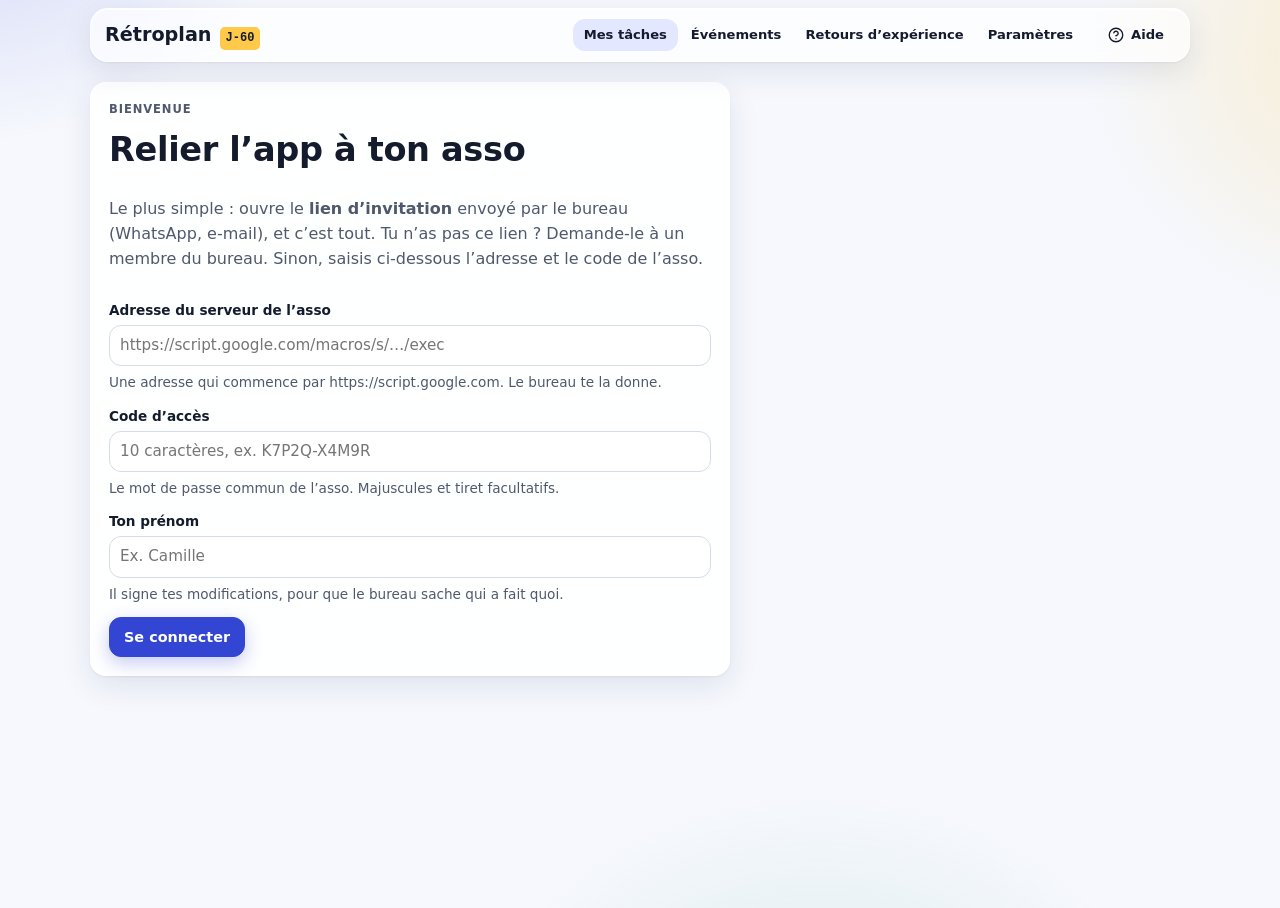
<file: index.html>
<!doctype html>
<html lang="fr">
<head>
<meta charset="utf-8">
<meta http-equiv="Content-Security-Policy" content="default-src 'self'; script-src 'self'; style-src 'self' 'unsafe-inline'; img-src 'self' data: blob:; font-src 'self'; connect-src 'self' https://script.google.com https://script.googleusercontent.com; manifest-src 'self'; worker-src 'self'; object-src 'none'; frame-src 'none'; base-uri 'none'; form-action 'none'">
<meta name="referrer" content="no-referrer">
<meta name="viewport" content="width=device-width,initial-scale=1,viewport-fit=cover">
<title>Mes tâches · Rétroplan Asso</title>
<meta name="description" content="Mes tâches de l’asso">
<meta name="theme-color" content="#3346D3">
<link rel="manifest" href="manifest.webmanifest">
<link rel="icon" type="image/png" href="icons/icon-192.png">
<link rel="apple-touch-icon" href="icons/apple-touch-icon.png">
<meta name="apple-mobile-web-app-capable" content="yes">
<meta name="mobile-web-app-capable" content="yes">
<meta name="apple-mobile-web-app-status-bar-style" content="default">
<meta name="apple-mobile-web-app-title" content="Rétroplan">
<link rel="stylesheet" href="css/app.css">
</head>
<body data-page="mine">
<div class="wrap">
  <header class="appbar">
    <a class="brand" href="index.html" aria-label="Rétroplan, mes tâches">Rétroplan <span class="mono">J-60</span></a>
    <span class="sp"></span>
    <nav class="topnav" aria-label="Pages">
      <a class="btn ghost sm" href="index.html" data-to="mes-taches" aria-current="page">Mes tâches</a>
      <a class="btn ghost sm" href="evenements.html" data-to="evenements">Événements</a>
      <a class="btn ghost sm" href="retours.html" data-to="retours">Retours d’expérience</a>
      <a class="btn ghost sm" href="parametres.html" data-to="parametres">Paramètres</a>
    </nav>
  </header>
  <div id="status" role="status" aria-live="polite" hidden></div>
  <main id="app"><div class="card loading"><span class="spinner" aria-hidden="true"></span><span>Chargement…</span></div></main>
</div>
<!-- Barre de pages fixe en bas, sur téléphone -->
<nav class="tabbar" aria-label="Pages">
  <a href="index.html" data-to="mes-taches" aria-current="page"><svg viewBox="0 0 24 24" aria-hidden="true"><rect x="3.5" y="3.5" width="17" height="17" rx="4"/><path d="M8 12.5l3 3 5.5-6"/></svg>Mes tâches</a>
  <a href="evenements.html" data-to="evenements"><svg viewBox="0 0 24 24" aria-hidden="true"><rect x="3.5" y="5" width="17" height="15.5" rx="2.5"/><path d="M3.5 10h17M8 3v4M16 3v4"/></svg>Événements</a>
  <a href="retours.html" data-to="retours"><svg viewBox="0 0 24 24" aria-hidden="true"><path d="M5.5 21V4h11l-2 4 2 4h-11"/></svg>Retours</a>
  <a href="parametres.html" data-to="parametres"><svg viewBox="0 0 24 24" aria-hidden="true"><path d="M4 7h9M17 7h3M4 17h3M11 17h9"/><circle cx="15" cy="7" r="2"/><circle cx="9" cy="17" r="2"/></svg>Paramètres</a>
</nav>
<div id="modal-root"></div>
<div id="toast" class="toast" hidden></div>
<script src="js/core.js"></script>
<script src="js/store.js"></script>
<script src="js/ui.js"></script>
<script src="js/page-mine.js"></script>
<script src="js/boot.js"></script>
</body>
</html>
</file>
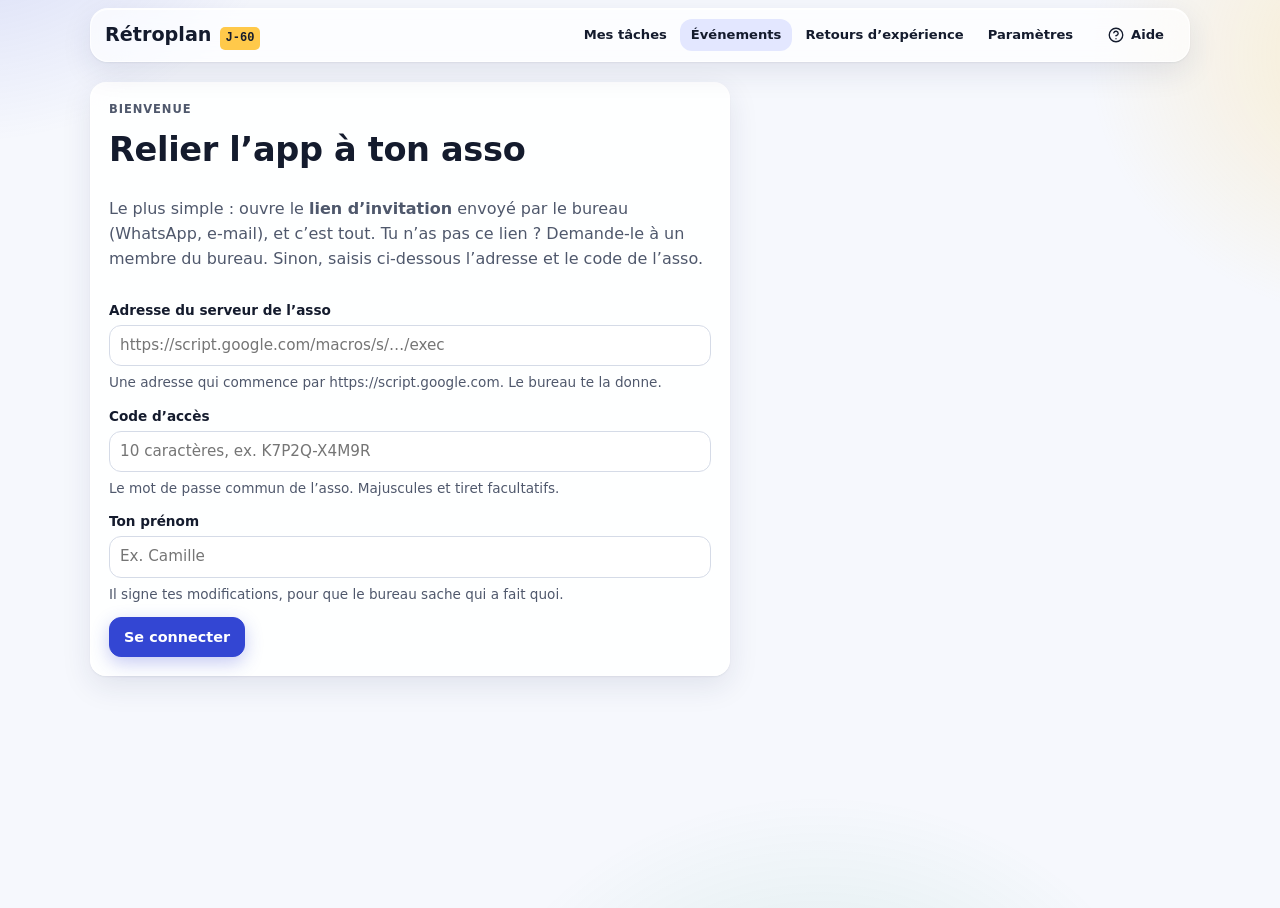
<file: evenement.html>
<!doctype html>
<html lang="fr">
<head>
<meta charset="utf-8">
<meta http-equiv="Content-Security-Policy" content="default-src 'self'; script-src 'self'; style-src 'self' 'unsafe-inline'; img-src 'self' data: blob:; font-src 'self'; connect-src 'self' https://script.google.com https://script.googleusercontent.com; manifest-src 'self'; worker-src 'self'; object-src 'none'; frame-src 'none'; base-uri 'none'; form-action 'none'">
<meta name="referrer" content="no-referrer">
<meta name="viewport" content="width=device-width,initial-scale=1,viewport-fit=cover">
<title>Événement · Rétroplan Asso</title>
<meta name="description" content="Rétroplanning d’un événement">
<meta name="theme-color" content="#3346D3">
<link rel="manifest" href="manifest.webmanifest">
<link rel="icon" type="image/png" href="icons/icon-192.png">
<link rel="apple-touch-icon" href="icons/apple-touch-icon.png">
<meta name="apple-mobile-web-app-capable" content="yes">
<meta name="mobile-web-app-capable" content="yes">
<meta name="apple-mobile-web-app-status-bar-style" content="default">
<meta name="apple-mobile-web-app-title" content="Rétroplan">
<link rel="stylesheet" href="css/app.css">
</head>
<body data-page="event">
<div class="wrap">
  <header class="appbar">
    <a class="brand" href="index.html" aria-label="Rétroplan, mes tâches">Rétroplan <span class="mono">J-60</span></a>
    <span class="sp"></span>
    <nav class="topnav" aria-label="Pages">
      <a class="btn ghost sm" href="index.html" data-to="mes-taches">Mes tâches</a>
      <a class="btn ghost sm" href="evenements.html" data-to="evenements" aria-current="page">Événements</a>
      <a class="btn ghost sm" href="retours.html" data-to="retours">Retours d’expérience</a>
      <a class="btn ghost sm" href="parametres.html" data-to="parametres">Paramètres</a>
    </nav>
  </header>
  <div id="status" role="status" aria-live="polite" hidden></div>
  <main id="app"><div class="card loading"><span class="spinner" aria-hidden="true"></span><span>Chargement…</span></div></main>
</div>
<!-- Barre de pages fixe en bas, sur téléphone -->
<nav class="tabbar" aria-label="Pages">
  <a href="index.html" data-to="mes-taches"><svg viewBox="0 0 24 24" aria-hidden="true"><rect x="3.5" y="3.5" width="17" height="17" rx="4"/><path d="M8 12.5l3 3 5.5-6"/></svg>Mes tâches</a>
  <a href="evenements.html" data-to="evenements" aria-current="page"><svg viewBox="0 0 24 24" aria-hidden="true"><rect x="3.5" y="5" width="17" height="15.5" rx="2.5"/><path d="M3.5 10h17M8 3v4M16 3v4"/></svg>Événements</a>
  <a href="retours.html" data-to="retours"><svg viewBox="0 0 24 24" aria-hidden="true"><path d="M5.5 21V4h11l-2 4 2 4h-11"/></svg>Retours</a>
  <a href="parametres.html" data-to="parametres"><svg viewBox="0 0 24 24" aria-hidden="true"><path d="M4 7h9M17 7h3M4 17h3M11 17h9"/><circle cx="15" cy="7" r="2"/><circle cx="9" cy="17" r="2"/></svg>Paramètres</a>
</nav>
<div id="modal-root"></div>
<div id="toast" class="toast" hidden></div>
<script src="js/core.js"></script>
<script src="js/store.js"></script>
<script src="js/ui.js"></script>
<script src="js/page-event.js"></script>
<script src="js/boot.js"></script>
</body>
</html>
</file>
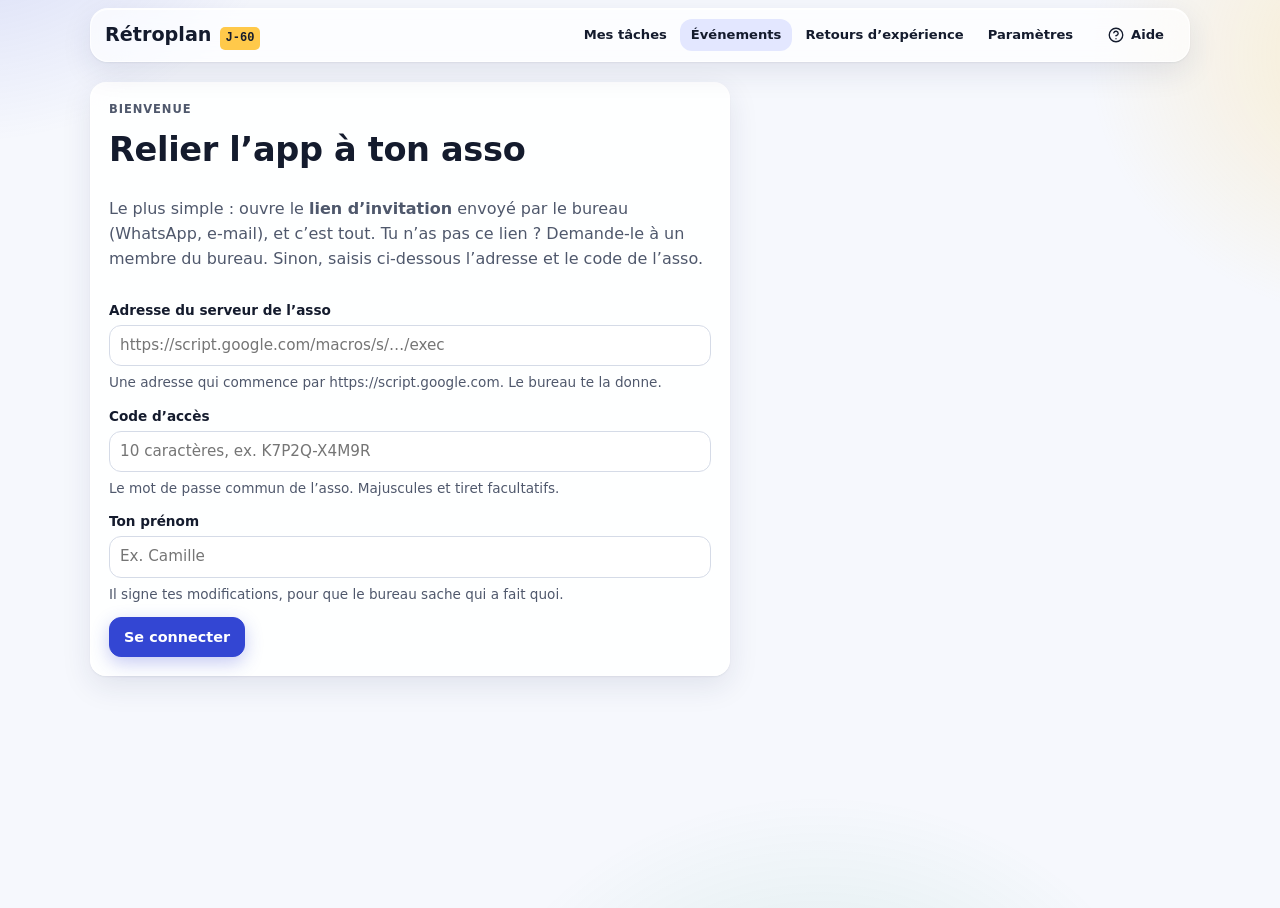
<file: evenements.html>
<!doctype html>
<html lang="fr">
<head>
<meta charset="utf-8">
<meta http-equiv="Content-Security-Policy" content="default-src 'self'; script-src 'self'; style-src 'self' 'unsafe-inline'; img-src 'self' data: blob:; font-src 'self'; connect-src 'self' https://script.google.com https://script.googleusercontent.com; manifest-src 'self'; worker-src 'self'; object-src 'none'; frame-src 'none'; base-uri 'none'; form-action 'none'">
<meta name="referrer" content="no-referrer">
<meta name="viewport" content="width=device-width,initial-scale=1,viewport-fit=cover">
<title>Événements · Rétroplan Asso</title>
<meta name="description" content="Les événements de l’asso et la charge des prochaines semaines">
<meta name="theme-color" content="#3346D3">
<link rel="manifest" href="manifest.webmanifest">
<link rel="icon" type="image/png" href="icons/icon-192.png">
<link rel="apple-touch-icon" href="icons/apple-touch-icon.png">
<meta name="apple-mobile-web-app-capable" content="yes">
<meta name="mobile-web-app-capable" content="yes">
<meta name="apple-mobile-web-app-status-bar-style" content="default">
<meta name="apple-mobile-web-app-title" content="Rétroplan">
<link rel="stylesheet" href="css/app.css">
</head>
<body data-page="home">
<div class="wrap">
  <header class="appbar">
    <a class="brand" href="index.html" aria-label="Rétroplan, mes tâches">Rétroplan <span class="mono">J-60</span></a>
    <span class="sp"></span>
    <nav class="topnav" aria-label="Pages">
      <a class="btn ghost sm" href="index.html" data-to="mes-taches">Mes tâches</a>
      <a class="btn ghost sm" href="evenements.html" data-to="evenements" aria-current="page">Événements</a>
      <a class="btn ghost sm" href="retours.html" data-to="retours">Retours d’expérience</a>
      <a class="btn ghost sm" href="parametres.html" data-to="parametres">Paramètres</a>
    </nav>
  </header>
  <div id="status" role="status" aria-live="polite" hidden></div>
  <main id="app"><div class="card loading"><span class="spinner" aria-hidden="true"></span><span>Chargement…</span></div></main>
</div>
<!-- Barre de pages fixe en bas, sur téléphone -->
<nav class="tabbar" aria-label="Pages">
  <a href="index.html" data-to="mes-taches"><svg viewBox="0 0 24 24" aria-hidden="true"><rect x="3.5" y="3.5" width="17" height="17" rx="4"/><path d="M8 12.5l3 3 5.5-6"/></svg>Mes tâches</a>
  <a href="evenements.html" data-to="evenements" aria-current="page"><svg viewBox="0 0 24 24" aria-hidden="true"><rect x="3.5" y="5" width="17" height="15.5" rx="2.5"/><path d="M3.5 10h17M8 3v4M16 3v4"/></svg>Événements</a>
  <a href="retours.html" data-to="retours"><svg viewBox="0 0 24 24" aria-hidden="true"><path d="M5.5 21V4h11l-2 4 2 4h-11"/></svg>Retours</a>
  <a href="parametres.html" data-to="parametres"><svg viewBox="0 0 24 24" aria-hidden="true"><path d="M4 7h9M17 7h3M4 17h3M11 17h9"/><circle cx="15" cy="7" r="2"/><circle cx="9" cy="17" r="2"/></svg>Paramètres</a>
</nav>
<div id="modal-root"></div>
<div id="toast" class="toast" hidden></div>
<script src="js/core.js"></script>
<script src="js/store.js"></script>
<script src="js/ui.js"></script>
<script src="js/page-events.js"></script>
<script src="js/boot.js"></script>
</body>
</html>
</file>
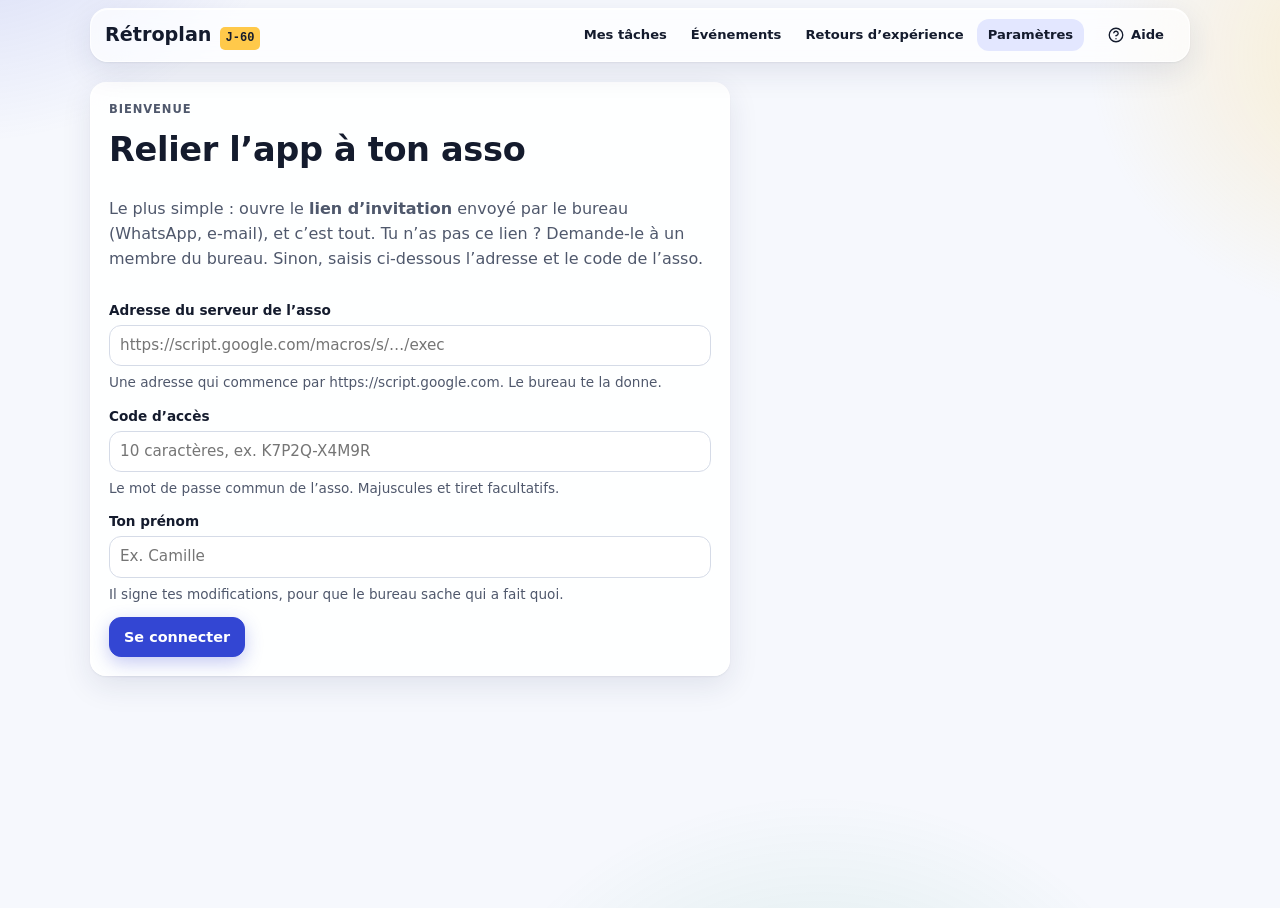
<file: parametres.html>
<!doctype html>
<html lang="fr">
<head>
<meta charset="utf-8">
<meta http-equiv="Content-Security-Policy" content="default-src 'self'; script-src 'self'; style-src 'self' 'unsafe-inline'; img-src 'self' data: blob:; font-src 'self'; connect-src 'self' https://script.google.com https://script.googleusercontent.com; manifest-src 'self'; worker-src 'self'; object-src 'none'; frame-src 'none'; base-uri 'none'; form-action 'none'">
<meta name="referrer" content="no-referrer">
<meta name="viewport" content="width=device-width,initial-scale=1,viewport-fit=cover">
<title>Paramètres · Rétroplan Asso</title>
<meta name="description" content="Invitations, installation, pôles, modèles et sauvegarde">
<meta name="theme-color" content="#3346D3">
<link rel="manifest" href="manifest.webmanifest">
<link rel="icon" type="image/png" href="icons/icon-192.png">
<link rel="apple-touch-icon" href="icons/apple-touch-icon.png">
<meta name="apple-mobile-web-app-capable" content="yes">
<meta name="mobile-web-app-capable" content="yes">
<meta name="apple-mobile-web-app-status-bar-style" content="default">
<meta name="apple-mobile-web-app-title" content="Rétroplan">
<link rel="stylesheet" href="css/app.css">
</head>
<body data-page="settings">
<div class="wrap">
  <header class="appbar">
    <a class="brand" href="index.html" aria-label="Rétroplan, mes tâches">Rétroplan <span class="mono">J-60</span></a>
    <span class="sp"></span>
    <nav class="topnav" aria-label="Pages">
      <a class="btn ghost sm" href="index.html" data-to="mes-taches">Mes tâches</a>
      <a class="btn ghost sm" href="evenements.html" data-to="evenements">Événements</a>
      <a class="btn ghost sm" href="retours.html" data-to="retours">Retours d’expérience</a>
      <a class="btn ghost sm" href="parametres.html" data-to="parametres" aria-current="page">Paramètres</a>
    </nav>
  </header>
  <div id="status" role="status" aria-live="polite" hidden></div>
  <main id="app"><div class="card loading"><span class="spinner" aria-hidden="true"></span><span>Chargement…</span></div></main>
</div>
<!-- Barre de pages fixe en bas, sur téléphone -->
<nav class="tabbar" aria-label="Pages">
  <a href="index.html" data-to="mes-taches"><svg viewBox="0 0 24 24" aria-hidden="true"><rect x="3.5" y="3.5" width="17" height="17" rx="4"/><path d="M8 12.5l3 3 5.5-6"/></svg>Mes tâches</a>
  <a href="evenements.html" data-to="evenements"><svg viewBox="0 0 24 24" aria-hidden="true"><rect x="3.5" y="5" width="17" height="15.5" rx="2.5"/><path d="M3.5 10h17M8 3v4M16 3v4"/></svg>Événements</a>
  <a href="retours.html" data-to="retours"><svg viewBox="0 0 24 24" aria-hidden="true"><path d="M5.5 21V4h11l-2 4 2 4h-11"/></svg>Retours</a>
  <a href="parametres.html" data-to="parametres" aria-current="page"><svg viewBox="0 0 24 24" aria-hidden="true"><path d="M4 7h9M17 7h3M4 17h3M11 17h9"/><circle cx="15" cy="7" r="2"/><circle cx="9" cy="17" r="2"/></svg>Paramètres</a>
</nav>
<div id="modal-root"></div>
<div id="toast" class="toast" hidden></div>
<script src="js/core.js"></script>
<script src="js/store.js"></script>
<script src="js/ui.js"></script>
<script src="js/page-settings.js"></script>
<script src="js/boot.js"></script>
</body>
</html>
</file>
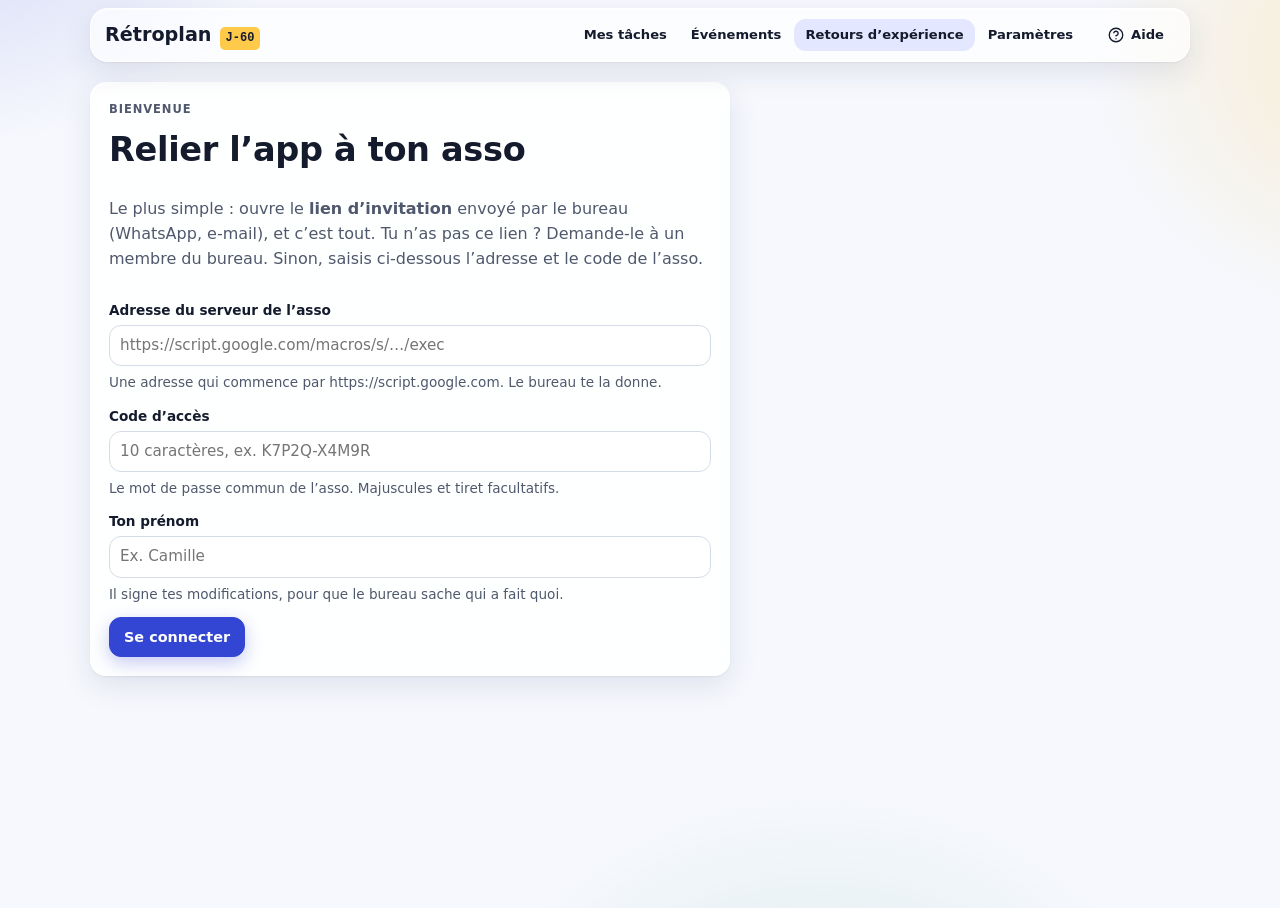
<file: retours.html>
<!doctype html>
<html lang="fr">
<head>
<meta charset="utf-8">
<meta http-equiv="Content-Security-Policy" content="default-src 'self'; script-src 'self'; style-src 'self' 'unsafe-inline'; img-src 'self' data: blob:; font-src 'self'; connect-src 'self' https://script.google.com https://script.googleusercontent.com; manifest-src 'self'; worker-src 'self'; object-src 'none'; frame-src 'none'; base-uri 'none'; form-action 'none'">
<meta name="referrer" content="no-referrer">
<meta name="viewport" content="width=device-width,initial-scale=1,viewport-fit=cover">
<title>Retours d’expérience · Rétroplan Asso</title>
<meta name="description" content="Les problèmes notés après chaque événement">
<meta name="theme-color" content="#3346D3">
<link rel="manifest" href="manifest.webmanifest">
<link rel="icon" type="image/png" href="icons/icon-192.png">
<link rel="apple-touch-icon" href="icons/apple-touch-icon.png">
<meta name="apple-mobile-web-app-capable" content="yes">
<meta name="mobile-web-app-capable" content="yes">
<meta name="apple-mobile-web-app-status-bar-style" content="default">
<meta name="apple-mobile-web-app-title" content="Rétroplan">
<link rel="stylesheet" href="css/app.css">
</head>
<body data-page="retex">
<div class="wrap">
  <header class="appbar">
    <a class="brand" href="index.html" aria-label="Rétroplan, mes tâches">Rétroplan <span class="mono">J-60</span></a>
    <span class="sp"></span>
    <nav class="topnav" aria-label="Pages">
      <a class="btn ghost sm" href="index.html" data-to="mes-taches">Mes tâches</a>
      <a class="btn ghost sm" href="evenements.html" data-to="evenements">Événements</a>
      <a class="btn ghost sm" href="retours.html" data-to="retours" aria-current="page">Retours d’expérience</a>
      <a class="btn ghost sm" href="parametres.html" data-to="parametres">Paramètres</a>
    </nav>
  </header>
  <div id="status" role="status" aria-live="polite" hidden></div>
  <main id="app"><div class="card loading"><span class="spinner" aria-hidden="true"></span><span>Chargement…</span></div></main>
</div>
<!-- Barre de pages fixe en bas, sur téléphone -->
<nav class="tabbar" aria-label="Pages">
  <a href="index.html" data-to="mes-taches"><svg viewBox="0 0 24 24" aria-hidden="true"><rect x="3.5" y="3.5" width="17" height="17" rx="4"/><path d="M8 12.5l3 3 5.5-6"/></svg>Mes tâches</a>
  <a href="evenements.html" data-to="evenements"><svg viewBox="0 0 24 24" aria-hidden="true"><rect x="3.5" y="5" width="17" height="15.5" rx="2.5"/><path d="M3.5 10h17M8 3v4M16 3v4"/></svg>Événements</a>
  <a href="retours.html" data-to="retours" aria-current="page"><svg viewBox="0 0 24 24" aria-hidden="true"><path d="M5.5 21V4h11l-2 4 2 4h-11"/></svg>Retours</a>
  <a href="parametres.html" data-to="parametres"><svg viewBox="0 0 24 24" aria-hidden="true"><path d="M4 7h9M17 7h3M4 17h3M11 17h9"/><circle cx="15" cy="7" r="2"/><circle cx="9" cy="17" r="2"/></svg>Paramètres</a>
</nav>
<div id="modal-root"></div>
<div id="toast" class="toast" hidden></div>
<script src="js/core.js"></script>
<script src="js/store.js"></script>
<script src="js/ui.js"></script>
<script src="js/page-retex.js"></script>
<script src="js/boot.js"></script>
</body>
</html>
</file>
<file: css/app.css>
/* Layout : barre d'app fixe, en-tête d'événement avec compte à rebours J-x, onglets, contenu en une colonne (2 sur grand écran). */
:root{
  --bg:#F6F8FD; --surface:#FFFFFF; --sunk:#EDF0F7; --ink:#141B2D; --muted:#4F586C; --line:#D5DBE7;
  --accent:#3346D3; --accent-soft:#E3E7FF; --on-accent:#FFFFFF; --mark:#FFC94A;
  --late:#B8232E; --late-soft:#FCE6E7; --doing:#8A4F00; --doing-soft:#FFF0D6; --done:#136A41; --done-soft:#DDF3E8;
  --f-display:"Avenir Next", "Segoe UI Variable Display", system-ui, -apple-system, "Segoe UI", sans-serif;
  --f-body:system-ui, -apple-system, "Segoe UI", Roboto, "Helvetica Neue", sans-serif;
  --f-mono:ui-monospace, "SF Mono", "Cascadia Mono", Menlo, monospace;
  --r:16px; --shadow:0 1px 2px rgba(20,27,45,.06), 0 10px 30px rgba(31,40,90,.10);
  /* Verre dépoli : surfaces translucides, bordure claire, reflet en haut */
  --glass:rgba(255,255,255,.66); --glass-strong:rgba(255,255,255,.9); --glass-border:rgba(255,255,255,.75);
  --glass-hi:inset 0 1px 0 rgba(255,255,255,.9); --blur:saturate(170%) blur(18px);
  /* Fond « aurore » : trois halos doux derrière le verre */
  --aura-1:rgba(51,70,211,.20); --aura-2:rgba(255,201,74,.26); --aura-3:rgba(30,148,104,.14);
}
@media (prefers-color-scheme: dark){:root:not([data-theme="light"]){
  --bg:#0B0F1A; --surface:#161B29; --sunk:#1E2435; --ink:#ECEFF6; --muted:#A3ACBF; --line:#2C3349;
  --accent:#8F9BFF; --accent-soft:#252C55; --on-accent:#0B0F1A; --mark:#F2B93B;
  --late:#FF7880; --late-soft:#3A1E24; --doing:#F3B055; --doing-soft:#3A2E17; --done:#5BD098; --done-soft:#17342A;
  --shadow:0 1px 2px rgba(0,0,0,.35), 0 12px 32px rgba(0,0,0,.35);
  --glass:rgba(24,30,46,.52); --glass-strong:rgba(22,27,41,.84); --glass-border:rgba(255,255,255,.09);
  --glass-hi:inset 0 1px 0 rgba(255,255,255,.06);
  --aura-1:rgba(110,124,255,.30); --aura-2:rgba(242,185,59,.16); --aura-3:rgba(46,180,130,.16); color-scheme:dark}}
:root[data-theme="dark"]{
  --bg:#0B0F1A; --surface:#161B29; --sunk:#1E2435; --ink:#ECEFF6; --muted:#A3ACBF; --line:#2C3349;
  --accent:#8F9BFF; --accent-soft:#252C55; --on-accent:#0B0F1A; --mark:#F2B93B;
  --late:#FF7880; --late-soft:#3A1E24; --doing:#F3B055; --doing-soft:#3A2E17; --done:#5BD098; --done-soft:#17342A;
  --shadow:0 1px 2px rgba(0,0,0,.35), 0 12px 32px rgba(0,0,0,.35);
  --glass:rgba(24,30,46,.52); --glass-strong:rgba(22,27,41,.84); --glass-border:rgba(255,255,255,.09);
  --glass-hi:inset 0 1px 0 rgba(255,255,255,.06);
  --aura-1:rgba(110,124,255,.30); --aura-2:rgba(242,185,59,.16); --aura-3:rgba(46,180,130,.16); color-scheme:dark}

*{box-sizing:border-box}
body{background:var(--bg);color:var(--ink);font-family:var(--f-body);font-size:16px;line-height:1.55;-webkit-font-smoothing:antialiased;
  padding-left:max(16px, env(safe-area-inset-left, 0px));padding-right:max(16px, env(safe-area-inset-right, 0px));padding-block:0 96px}
body::before{content:"";position:fixed;inset:0 0 auto;height:env(safe-area-inset-top, 0px);z-index:10;background:var(--bg)}
h1,h2,h3{font-family:var(--f-display);text-wrap:balance;margin:0;line-height:1.15}
h1{font-size:clamp(1.5rem,4.5vw,2.1rem);font-weight:800;letter-spacing:-.01em}
h2{font-size:1.15rem;font-weight:600}
h3{font-size:1rem;font-weight:600}
.wrap{max-width:1100px;margin:0 auto}
.mono{font-family:var(--f-mono);font-variant-numeric:tabular-nums}
.muted{color:var(--muted)}
.small{font-size:.85rem}
.eyebrow{font-size:.72rem;text-transform:uppercase;letter-spacing:.08em;color:var(--muted);font-weight:700}
button,input,select,textarea{font:inherit;color:inherit}
:focus-visible{outline:2px solid var(--accent);outline-offset:2px}

/* Barre d'app */
.appbar{position:sticky;top:env(safe-area-inset-top, 0px);z-index:9;background:var(--bg);display:flex;align-items:center;gap:12px;padding-block:14px;border-bottom:1px solid var(--line);margin-bottom:20px}
a.brand,a.btn{text-decoration:none;color:inherit}
.tabbar a{text-decoration:none}
.brand{display:flex;align-items:baseline;gap:8px;font-family:var(--f-display);font-weight:800;font-size:1.2rem;cursor:pointer;background:none;border:0;padding:0}
.brand .mono{font-size:.75rem;padding:2px 6px;border-radius:5px;background:var(--mark);color:#141B2D}
.appbar .sp{flex:1}
html{-webkit-text-size-adjust:100%}
body{margin:0;font-size:16px;min-height:100vh}
:root{padding-top:env(safe-area-inset-top,0px)}
[hidden]{display:none!important}
img{max-width:100%}

/* Navigation : en haut sur grand écran, barre fixe en bas sur téléphone */
.topnav{display:flex;gap:2px;flex-wrap:wrap;justify-content:flex-end}
.topnav a[aria-current="page"]{background:var(--accent-soft);color:var(--ink)}
.tabbar{display:none}
.tabbar svg{width:22px;height:22px;fill:none;stroke:currentColor;stroke-width:1.8;stroke-linecap:round;stroke-linejoin:round}
@media (max-width:720px){
  .topnav{display:none}
  .tabbar{display:grid;grid-template-columns:repeat(4,minmax(0,1fr));gap:4px;position:fixed;left:0;right:0;bottom:0;z-index:12;background:var(--surface);border-top:1px solid var(--line);
    padding:6px max(8px, env(safe-area-inset-right, 0px)) calc(6px + env(safe-area-inset-bottom, 0px)) max(8px, env(safe-area-inset-left, 0px))}
  .tabbar a{display:flex;flex-direction:column;align-items:center;justify-content:center;gap:3px;background:none;border:0;border-radius:10px;padding:6px 2px;min-height:54px;font-size:.72rem;font-weight:700;color:var(--muted);cursor:pointer}
  .tabbar a[aria-current="page"]{color:var(--accent);background:var(--accent-soft)}
  body{padding-bottom:calc(160px + env(safe-area-inset-bottom, 0px))}
  .fab{bottom:calc(84px + env(safe-area-inset-bottom, 0px))}
  .toast{bottom:calc(150px + env(safe-area-inset-bottom, 0px))}
}
/* Onglets d'un événement : un dégradé signale qu'il en reste à droite */
.tabs.more{-webkit-mask-image:linear-gradient(90deg,#000 80%,transparent);mask-image:linear-gradient(90deg,#000 80%,transparent)}
/* Doigts : cibles d'au moins 40 px */
@media (pointer:coarse){
  .btn.sm{min-height:40px}
  .stchip{min-height:36px;padding:6px 12px}
  .check{width:28px;height:28px}
}

.btn{display:inline-flex;align-items:center;justify-content:center;gap:6px;border:1px solid var(--line);background:var(--surface);border-radius:8px;padding:8px 14px;cursor:pointer;font-weight:700;font-size:.9rem;min-height:40px;white-space:nowrap}
.btn:hover{border-color:var(--muted)}
.btn.primary{background:var(--accent);border-color:var(--accent);color:var(--on-accent)}
.btn.danger{color:var(--late);border-color:var(--late)}
.btn.danger.solid{background:var(--late);color:var(--surface)}
.btn.ghost{background:transparent;border-color:transparent}
.btn.sm{min-height:32px;padding:4px 10px;font-size:.82rem}
.iconbtn{width:40px;padding:0}

.card{background:var(--surface);border:1px solid var(--line);border-radius:var(--r);padding:18px}
.stack{display:flex;flex-direction:column;gap:12px}
.row{display:flex;gap:10px;align-items:center;flex-wrap:wrap}

/* Accueil */
.home-head{display:flex;align-items:flex-end;justify-content:space-between;gap:16px;flex-wrap:wrap;margin-bottom:18px}
.evgrid{display:grid;grid-template-columns:repeat(auto-fill,minmax(280px,1fr));gap:14px}
.evcard{text-align:left;cursor:pointer;display:flex;flex-direction:column;gap:10px;transition:border-color .15s, transform .15s}
.evcard:hover{border-color:var(--accent);transform:translateY(-1px)}
.evcard .top{display:flex;justify-content:space-between;align-items:flex-start;gap:10px}
.evcard .jbig{font-family:var(--f-mono);font-weight:700;font-size:1.5rem;line-height:1;white-space:nowrap}
.evcard .top > div{min-width:0}
.chip{display:inline-flex;align-items:center;gap:5px;border-radius:999px;padding:2px 9px;font-size:.78rem;font-weight:700;background:var(--sunk);color:var(--muted);white-space:nowrap}
.chip.late{background:var(--late-soft);color:var(--late)}
.chip.doing{background:var(--doing-soft);color:var(--doing)}
.chip.done{background:var(--done-soft);color:var(--done)}
.chip.todo{background:var(--sunk);color:var(--muted)}
.chip.j{font-family:var(--f-mono);background:transparent;border:1px solid var(--line);color:var(--ink)}
.dot{width:9px;height:9px;border-radius:50%;flex:none;display:inline-block}
.bar{height:8px;border-radius:99px;background:var(--sunk);overflow:hidden;display:flex}
.bar span{display:block;height:100%}
.empty{text-align:center;padding:40px 20px}
.empty p{max-width:46ch;margin:8px auto 18px}
/* Bandeaux d'état : mode local, lecture seule, connexion perdue, erreur */
#status{display:flex;flex-direction:column;gap:8px;margin-bottom:16px}
.state{display:grid;grid-template-columns:auto minmax(0,1fr);gap:10px;align-items:start;border-radius:8px;padding:10px 12px;font-size:.88rem;background:var(--accent-soft);color:var(--ink)}
.state strong{display:block}
.state .ic{width:10px;height:10px;border-radius:50%;margin-top:6px;background:var(--accent)}
.state.warn{background:var(--doing-soft)} .state.warn .ic{background:var(--doing)}
.state.bad{background:var(--late-soft)} .state.bad .ic{background:var(--late)}
.state.bad strong{color:var(--late)}
.loading{display:flex;align-items:center;gap:12px;padding:28px 18px}
.spinner{width:18px;height:18px;border-radius:50%;border:2.5px solid var(--line);border-top-color:var(--accent);animation:spin .8s linear infinite;flex:none}
@keyframes spin{to{transform:rotate(1turn)}}

/* En-tête événement */
.evhead{display:grid;grid-template-columns:1fr auto;gap:16px;align-items:end;margin-bottom:16px}
.evhead .meta{display:flex;flex-wrap:wrap;gap:6px 16px;color:var(--muted);margin-top:8px;font-size:.92rem}
.count{text-align:right}
.count .n{font-family:var(--f-mono);font-weight:700;font-size:clamp(2rem,8vw,3.2rem);line-height:1;letter-spacing:-.03em}
.count .n mark{background:var(--mark);color:#141B2D;padding:0 .12em;border-radius:6px}
.tabs{display:flex;gap:4px;border-bottom:1px solid var(--line);margin-bottom:18px;overflow-x:auto;scrollbar-width:none}
.tab{background:none;border:0;border-bottom:3px solid transparent;padding:10px 12px;font-weight:700;color:var(--muted);cursor:pointer;white-space:nowrap}
.tab[aria-selected="true"]{color:var(--ink);border-bottom-color:var(--accent)}

/* Tableau de bord */
.dash{display:grid;grid-template-columns:repeat(2,minmax(0,1fr));gap:14px}
.dash .wide{grid-column:1/-1}
.prog{display:grid;grid-template-columns:auto 1fr;gap:18px;align-items:center}
.prog .pct{font-family:var(--f-display);font-weight:800;font-size:3rem;line-height:1}
.legend{display:flex;gap:14px;flex-wrap:wrap;font-size:.85rem;color:var(--muted);margin-top:8px}
.polebars{display:grid;grid-template-columns:minmax(90px,auto) 1fr auto;gap:8px 12px;align-items:center;font-size:.9rem}
.cardhead{display:flex;justify-content:space-between;align-items:baseline;gap:10px;margin-bottom:10px}
.cardhead .n{font-family:var(--f-mono);font-weight:700}
.card.alert{border-color:var(--late)}
.card.alert h2{color:var(--late)}

/* Lignes de tâches */
.tasks{display:flex;flex-direction:column}
.task{display:grid;grid-template-columns:auto minmax(0,1fr) auto;gap:10px;align-items:center;padding:10px 0;border-top:1px solid var(--line)}
.task:first-child{border-top:0}
.task .body{min-width:0;cursor:pointer}
.task .title{font-weight:700;overflow-wrap:anywhere}
.task.isdone .title{text-decoration:line-through;color:var(--muted)}
.task .sub{display:flex;flex-wrap:wrap;gap:4px 10px;font-size:.82rem;color:var(--muted);align-items:center}
.task .sub .late{color:var(--late);font-weight:700}
.check{appearance:none;width:24px;height:24px;border:2px solid var(--muted);border-radius:6px;cursor:pointer;display:grid;place-content:center;margin:0;background:var(--surface)}
.check:checked{background:var(--done);border-color:var(--done)}
.check:checked::after{content:"";width:6px;height:11px;border:solid var(--surface);border-width:0 2.5px 2.5px 0;transform:rotate(45deg) translate(-1px,-1px)}
.stchip{border:0;cursor:pointer}

/* Liste */
.filters{display:flex;gap:8px;flex-wrap:wrap;margin-bottom:14px;align-items:center}
.filters select{min-height:38px}
.group{margin-bottom:16px}
.group h3{font-size:.8rem;text-transform:uppercase;letter-spacing:.07em;color:var(--muted);margin:0 0 4px;font-family:var(--f-body)}

/* Frise */
.gwrap{overflow-x:auto;border:1px solid var(--line);border-radius:var(--r);background:var(--surface)}
.gantt{position:relative;display:grid}
.ghead,.grow{display:flex}
.glabel{position:sticky;left:0;z-index:2;background:var(--surface);border-right:1px solid var(--line);flex:none;padding:6px 10px;font-size:.84rem;display:flex;align-items:center;gap:6px;overflow:hidden;white-space:nowrap;text-overflow:ellipsis;cursor:pointer}
.glabel span.t{overflow:hidden;text-overflow:ellipsis}
.ghead .glabel{cursor:default;font-weight:700;font-size:.75rem;color:var(--muted);text-transform:uppercase;letter-spacing:.06em}
.gtrack{position:relative;flex:none;border-bottom:1px solid var(--line)}
.grow .gtrack{height:38px}
.ghead .gtrack{height:46px}
.tick{position:absolute;top:0;bottom:0;border-left:1px solid var(--line)}
.ticklab{position:absolute;top:5px;font-size:.7rem;line-height:1.2;padding-left:4px;white-space:nowrap;color:var(--muted)}
.ticklab b{font-family:var(--f-mono);color:var(--ink);display:block}
.jcol{position:absolute;top:0;bottom:0;background:var(--mark);opacity:.35;pointer-events:none}
.today{position:absolute;top:0;bottom:0;border-left:2px solid var(--accent);pointer-events:none;z-index:1}
.todaylab{position:absolute;bottom:3px;font-size:.66rem;font-weight:700;color:var(--accent);padding-left:4px}
.gbar{position:absolute;top:8px;height:22px;border-radius:5px;cursor:grab;touch-action:none;display:flex;align-items:center;padding:0 6px;font-size:.7rem;font-family:var(--f-mono);font-weight:700;color:#fff;min-width:12px;white-space:nowrap;box-shadow:0 1px 2px rgba(0,0,0,.2);z-index:1}
.gbar.isdone{opacity:.4}
.gbar.islate{outline:2px solid var(--late);outline-offset:1px}
.gbar.dragging{cursor:grabbing;outline:2px solid var(--ink)}
.ghint{margin-top:8px;font-size:.84rem;color:var(--muted)}

/* Formulaires */
label.f{display:flex;flex-direction:column;gap:4px;font-size:.85rem;font-weight:700}
input[type=text],input[type=url],input[type=number],input[type=date],select,textarea{border:1px solid var(--line);background:var(--surface);border-radius:8px;padding:8px 10px;min-height:40px;width:100%;font-weight:400;font-size:.95rem}
textarea{min-height:80px;resize:vertical}
.grid2{display:grid;grid-template-columns:repeat(2,minmax(0,1fr));gap:12px}
.seg{display:flex;border:1px solid var(--line);border-radius:8px;overflow:hidden}
.seg button{flex:1;border:0;background:var(--surface);padding:8px 6px;cursor:pointer;font-weight:700;font-size:.85rem;color:var(--muted)}
.seg button[aria-pressed="true"]{background:var(--accent);color:var(--on-accent)}
.offs{display:flex;gap:6px;align-items:center;flex-wrap:wrap}
.offs input{width:90px}
.confirm{display:flex;gap:8px;align-items:center;flex-wrap:wrap;padding:10px;border-radius:8px;background:var(--late-soft);color:var(--late);font-weight:700;font-size:.9rem}
.polerow{display:grid;grid-template-columns:44px minmax(0,1fr) auto;gap:8px;align-items:center}
.polerow input[type=color]{width:44px;height:40px;border:1px solid var(--line);border-radius:8px;padding:2px;background:var(--surface)}
.tplrow{display:flex;justify-content:space-between;align-items:center;gap:10px;padding:10px 0;border-top:1px solid var(--line)}
.tplrow:first-child{border-top:0}

/* Modale */
.overlay{position:fixed;inset:0;background:rgba(10,14,25,.5);z-index:20;display:flex;align-items:flex-end;justify-content:center}
.modal{background:var(--surface);width:100%;max-width:560px;max-height:92vh;overflow-y:auto;border-radius:14px 14px 0 0;padding:20px max(18px, env(safe-area-inset-right, 0px)) calc(20px + env(safe-area-inset-bottom, 0px)) max(18px, env(safe-area-inset-left, 0px));box-shadow:var(--shadow)}
@media (min-width:640px){.overlay{align-items:center}.modal{border-radius:14px;padding:24px}}
.modal .actions{display:flex;gap:8px;justify-content:space-between;flex-wrap:wrap;margin-top:6px}

.fab{position:fixed;right:calc(18px + env(safe-area-inset-right, 0px));bottom:calc(18px + env(safe-area-inset-bottom, 0px));z-index:8;box-shadow:var(--shadow);min-height:52px;padding:0 20px;border-radius:999px;font-size:1rem}
.toast{position:fixed;left:50%;transform:translateX(-50%);bottom:calc(84px + env(safe-area-inset-bottom, 0px));background:var(--ink);color:var(--bg);padding:10px 16px;border-radius:8px;font-weight:700;font-size:.9rem;z-index:30;max-width:calc(100% - 32px)}

/* Échanges et bilans */
.composer{display:flex;flex-direction:column;gap:10px}
.composer .row > *{flex:1;min-width:140px}
.msgs{display:flex;flex-direction:column}
.msg{padding:12px 0;border-top:1px solid var(--line);display:flex;flex-direction:column;gap:4px}
.msg:first-child{border-top:0}
.msg .who{display:flex;gap:8px;align-items:baseline;flex-wrap:wrap;font-size:.85rem}
.msg .who strong{font-size:.92rem}
.msg .txt{white-space:pre-wrap;overflow-wrap:anywhere}
.msg .tools{display:flex;gap:6px;flex-wrap:wrap}
.rx{display:grid;grid-template-columns:4px minmax(0,1fr);gap:12px;padding:12px 0;border-top:1px solid var(--line)}
.rx:first-child{border-top:0}
.rx .sev{border-radius:4px}
.rx .sev.s1{background:var(--muted)} .rx .sev.s2{background:var(--doing)} .rx .sev.s3{background:var(--late)}
.rx .lbl{font-size:.72rem;text-transform:uppercase;letter-spacing:.07em;color:var(--muted);font-weight:700;margin-top:6px}
.rx .fix{background:var(--done-soft);border-radius:6px;padding:6px 10px;margin-top:4px;overflow-wrap:anywhere}
.rx p{margin:2px 0;overflow-wrap:anywhere}

/* Mes tâches, étapes, dépendances */
.people{display:flex;flex-wrap:wrap;gap:8px}
.person{display:flex;flex-direction:column;align-items:flex-start;min-height:44px;padding:10px 16px;border:1px solid var(--line);border-radius:999px;background:var(--surface);font-weight:700;cursor:pointer}
.person:hover,.person:focus-visible{border-color:var(--accent)}
.person span{font-size:.75rem;font-weight:400;color:var(--muted)}
.pick{max-width:640px}
.mine-sum{display:flex;flex-wrap:wrap;gap:8px;margin:0 0 16px}
.evtag,.vigil{display:inline-block;max-width:100%;padding:1px 7px;border-radius:6px;font-size:.75rem;font-weight:700;white-space:nowrap;overflow:hidden;text-overflow:ellipsis;vertical-align:middle}
.evtag{background:var(--accent-soft);color:var(--ink)}
.vigil{background:var(--doing-soft);color:var(--doing)}
.steps{display:flex;flex-direction:column;gap:6px;margin-bottom:8px}
.step{display:grid;grid-template-columns:auto minmax(0,1fr) auto;gap:10px;align-items:center}
.step label{overflow-wrap:anywhere;cursor:pointer;font-weight:400}
.step label.isdone{text-decoration:line-through;color:var(--muted)}
.hint{font-size:.85rem;color:var(--muted);margin:0}
.hint.warn{color:var(--late);font-weight:700}
.minesec{margin-bottom:14px}
details.card summary{cursor:pointer;font-family:var(--f-display);font-weight:600;font-size:1.05rem}

/* Charge par semaine : une barre par semaine, l'état « chargée » toujours écrit en clair */
.load{display:flex;flex-direction:column}
.load-row{border-top:1px solid var(--line)}
.load-row:first-child{border-top:0}
.load-head{display:grid;grid-template-columns:4.6rem minmax(0,1fr) 2.2rem;gap:12px;align-items:center;width:100%;padding:9px 0;background:none;border:0;cursor:pointer;text-align:left;color:var(--ink)}
.load-head:hover .load-bar{background:var(--line)}
.load-week{font-size:.85rem;font-variant-numeric:tabular-nums;white-space:nowrap}
.load-bar{display:block;height:12px;border-radius:4px;background:var(--sunk);overflow:hidden}
.load-bar span{display:block;height:100%;border-radius:4px;background:var(--accent)}
.load-row.over .load-bar span{background:var(--late)}
.load-n{font-family:var(--f-mono);font-weight:700;text-align:right;font-variant-numeric:tabular-nums}
.load-meta{display:flex;flex-wrap:wrap;gap:6px 10px;align-items:center;padding:0 0 9px calc(4.6rem + 12px);font-size:.8rem;color:var(--muted)}
.load-tasks{padding:0 0 10px calc(4.6rem + 12px)}
.jtag{display:inline-block;padding:1px 7px;border-radius:6px;background:var(--mark);color:#141B2D;font-weight:700;font-size:.75rem}
@media (max-width:520px){.load-meta,.load-tasks{padding-left:0}}

/* Budget sur téléphone : l'écart passe sous le nom, les cases gardent une largeur lisible */
.gapline{display:none}
@media (max-width:560px){
  table.budget .gapcol{display:none}
  .gapline{display:block;font-size:.78rem;font-family:var(--f-mono);margin-top:2px}
  table.budget th,table.budget td{padding:8px 4px}
  table.budget input.money{width:4.6rem;min-width:0;padding:6px}
}

/* Budget et historique (CSS rédigé par Gemini 3.8 Flash, relu) */
.tablewrap { overflow-x: auto; margin-bottom: 4px; }
table.budget { width: 100%; border-collapse: collapse; font-size: 0.92rem; }
table.budget th, table.budget td { padding: 8px 10px; border-bottom: 1px solid var(--line); vertical-align: middle; }
table.budget th { text-align: left; font-size: 0.72rem; text-transform: uppercase; letter-spacing: 0.06em; color: var(--muted); font-weight: 700; }
table.budget .num { text-align: right; font-variant-numeric: tabular-nums; font-family: var(--f-mono); white-space: nowrap; }
table.budget input.money { width: 100%; max-width: 130px; text-align: right; font-family: var(--f-mono); font-variant-numeric: tabular-nums; min-height: 38px; }
table.budget tr.total td { font-weight: 700; border-top: 2px solid var(--ink); border-bottom: none; }
.gap.over { color: var(--late); font-weight: 700; }
.gap.under { color: var(--done); }
.kpis { display: grid; grid-template-columns: repeat(3, minmax(0, 1fr)); gap: 12px; margin-bottom: 14px; }
@media (max-width: 560px) {
  .kpis { grid-template-columns: 1fr; }
}
.kpi { background: var(--surface); border: 1px solid var(--line); border-radius: 10px; padding: 14px 16px; display: flex; flex-direction: column; gap: 2px; }
.kpi .lbl { font-size: 0.72rem; text-transform: uppercase; letter-spacing: 0.07em; color: var(--muted); font-weight: 700; }
.kpi .val { font-family: var(--f-display); font-size: 1.6rem; font-weight: 800; font-variant-numeric: tabular-nums; line-height: 1.1; }
.kpi.bad .val { color: var(--late); }
.kpi.good .val { color: var(--done); }
.hist { display: flex; flex-direction: column; gap: 16px; }
.hist-day h3 { font-size: 0.78rem; text-transform: uppercase; letter-spacing: 0.07em; color: var(--muted); font-family: var(--f-body); margin: 0 0 6px; }
.hist-item { display: grid; grid-template-columns: 3.2rem minmax(0, 1fr); gap: 10px; padding: 7px 0; border-top: 1px solid var(--line); align-items: start; }
.hist-item:first-of-type { border-top: none; }
.hist-time { font-family: var(--f-mono); font-size: 0.8rem; color: var(--muted); font-variant-numeric: tabular-nums; padding-top: 1px; }
.hist-text { overflow-wrap: anywhere; font-size: 0.92rem; }
.hist-text strong { font-weight: 700; }
.hist-text .muted { color: var(--muted); }

/* Conflit d'édition et import */
.conflict{background:var(--doing-soft);border-radius:8px;padding:12px;display:flex;flex-direction:column;gap:10px;font-size:.9rem}
.conflict table{border-collapse:collapse;width:100%;font-size:.85rem}
.conflict th,.conflict td{text-align:left;padding:4px 6px;border-top:1px solid var(--line);vertical-align:top;overflow-wrap:anywhere}
.conflict th{font-size:.72rem;text-transform:uppercase;letter-spacing:.06em;color:var(--muted)}
.notice{border-radius:8px;padding:12px;font-size:.9rem;display:flex;flex-direction:column;gap:10px;background:var(--sunk)}
.notice.bad{background:var(--late-soft);color:var(--late);font-weight:700}
.vh{position:absolute;width:1px;height:1px;opacity:0;overflow:hidden;pointer-events:none}
label.btn:focus-within{outline:2px solid var(--accent);outline-offset:2px}
.copybox{width:100%;min-height:200px;font-family:var(--f-mono);font-size:.75rem}

.ro [data-edit]{display:none!important}

@media (max-width:720px){
  .dash{grid-template-columns:minmax(0,1fr)}
  .evhead{grid-template-columns:1fr}
  .count{text-align:left}
  .grid2{grid-template-columns:minmax(0,1fr)}
  .prog .pct{font-size:2.4rem}
}
@media (prefers-reduced-motion:reduce){*{transition:none!important}}

/* ================= Glassmorphisme ================= */
/* Fond « aurore » fixe : le verre a besoin de couleur derrière lui pour se voir */
body::after{content:"";position:fixed;inset:-20vmax;z-index:-1;pointer-events:none;
  background:radial-gradient(38vmax 32vmax at 12% 8%,var(--aura-1),transparent 70%),
             radial-gradient(34vmax 30vmax at 92% 22%,var(--aura-2),transparent 70%),
             radial-gradient(40vmax 34vmax at 60% 96%,var(--aura-3),transparent 70%)}
/* Surfaces de verre : barre du haut, barre du bas, fenêtres, bandeaux, chiffres clés, cartes d'événements */
.appbar,.tabbar,.modal,.state,.kpi,.evcard,.toast,.pick,.onboard{
  background:var(--glass);-webkit-backdrop-filter:var(--blur);backdrop-filter:var(--blur);
  border:1px solid var(--glass-border);box-shadow:var(--glass-hi),var(--shadow)}
/* Listes et formulaires : verre presque opaque, pour la lisibilité */
.card{background:var(--glass-strong);-webkit-backdrop-filter:var(--blur);backdrop-filter:var(--blur);border:1px solid var(--glass-border);box-shadow:var(--glass-hi),var(--shadow);border-radius:var(--r)}
.evcard,.pick{background:var(--glass-strong)}
.appbar{position:sticky;top:calc(env(safe-area-inset-top,0px) + 8px);margin:8px 0 20px;padding:10px 14px;border-radius:18px;border-bottom:1px solid var(--glass-border)}
.state{border-radius:14px;color:var(--ink)}
.state.warn,.state.bad{background:var(--glass-strong)}
.state.warn{box-shadow:var(--glass-hi),inset 4px 0 0 var(--doing),var(--shadow)}
.state.bad{box-shadow:var(--glass-hi),inset 4px 0 0 var(--late),var(--shadow)}
.toast{color:var(--ink);background:var(--glass-strong);display:flex;align-items:center;gap:12px}
.toast button{border:0;background:none;color:var(--accent);font-weight:800;cursor:pointer;padding:6px 8px;min-height:36px;border-radius:8px}
.kpi{border-radius:16px}
.modal{background:var(--glass-strong)}
.overlay{background:rgba(10,14,25,.35);-webkit-backdrop-filter:blur(4px);backdrop-filter:blur(4px)}
.btn{border-radius:12px;transition:transform .12s ease,background-color .15s ease,border-color .15s ease}
.btn:active{transform:scale(.97)}
.btn.primary{box-shadow:0 6px 18px rgba(51,70,211,.28)}
.btn.ghost:hover{background:var(--accent-soft)}
.evcard:hover{transform:translateY(-2px)}
.tabs{border-bottom:0;gap:6px;padding:4px;background:var(--glass);-webkit-backdrop-filter:var(--blur);backdrop-filter:var(--blur);border:1px solid var(--glass-border);border-radius:14px;box-shadow:var(--glass-hi)}
.tab{border-bottom:0;border-radius:10px;display:inline-flex;align-items:center;gap:6px;min-height:40px;padding:8px 12px}
.tab[aria-selected="true"]{background:var(--surface);color:var(--ink);box-shadow:0 1px 3px rgba(20,27,45,.12)}
.tab svg,.ico{width:18px;height:18px;flex:none;fill:none;stroke:currentColor;stroke-width:1.8;stroke-linecap:round;stroke-linejoin:round}
input[type=text],input[type=url],input[type=number],input[type=date],select,textarea{border-radius:12px;background:var(--surface)}
@media (max-width:720px){
  .appbar{margin:6px 0 16px}
  .tabbar{left:10px;right:10px;bottom:calc(10px + env(safe-area-inset-bottom,0px));border-radius:22px;padding:6px}
  .tabbar a{border-radius:16px}
  .toast{bottom:calc(96px + env(safe-area-inset-bottom,0px))}
  .fab{bottom:calc(92px + env(safe-area-inset-bottom,0px))}
}
/* Repli : pas de flou si l'appareil ne sait pas faire, ou demande moins de transparence */
@supports not ((backdrop-filter:blur(1px)) or (-webkit-backdrop-filter:blur(1px))){
  .appbar,.tabbar,.modal,.state,.kpi,.evcard,.toast,.pick,.onboard,.card,.tabs{background:var(--surface)}
}
@media (prefers-reduced-transparency:reduce){
  .appbar,.tabbar,.modal,.state,.kpi,.evcard,.toast,.pick,.onboard,.card,.tabs{background:var(--surface);-webkit-backdrop-filter:none;backdrop-filter:none}
  body::after{display:none}
}
@media (prefers-reduced-motion:reduce){.btn,.evcard{transition:none}.btn:active,.evcard:hover{transform:none}}

/* ================= Prise en main ================= */
.helpbtn{display:inline-flex;align-items:center;gap:6px}
.onboard{border-radius:var(--r);padding:18px;margin-bottom:16px;display:flex;flex-direction:column;gap:14px}
.onboard ol{list-style:none;margin:0;padding:0;display:grid;gap:12px}
.onboard li{display:grid;grid-template-columns:36px minmax(0,1fr);gap:12px;align-items:start}
.onboard .num{width:36px;height:36px;border-radius:50%;display:grid;place-content:center;background:var(--accent);color:var(--on-accent);font-weight:800;font-family:var(--f-mono)}
.onboard strong{display:block}
.gloss{display:grid;gap:10px;margin:0}
.gloss dt{font-weight:800}
.gloss dd{margin:2px 0 0;color:var(--muted)}
.field-help{font-size:.85rem;color:var(--muted);font-weight:400;margin-top:2px}

/* ================= Prochains événements et événement mis en avant (CSS rédigé par Gemini 3.8 Flash, relu) ================= */
.nextevs { margin-bottom: 18px; }
.nextevs .cardhead { display: flex; justify-content: space-between; align-items: center; margin-bottom: 10px; }

.nextev-row {
  display: grid;
  grid-auto-flow: column;
  grid-auto-columns: minmax(240px, 82%);
  gap: 12px;
  overflow-x: auto;
  scroll-snap-type: x mandatory;
  padding-bottom: 6px;
  scrollbar-width: none;
}

@media (min-width: 720px) {
  .nextev-row {
    grid-auto-flow: row;
    grid-template-columns: repeat(3, minmax(0, 1fr));
    overflow: visible;
  }
}

a.nextev {
  display: flex;
  flex-direction: column;
  gap: 6px;
  padding: 14px 16px;
  border-radius: var(--r);
  background: var(--glass-strong);
  -webkit-backdrop-filter: var(--blur);
  backdrop-filter: var(--blur);
  border: 1px solid var(--glass-border);
  box-shadow: var(--glass-hi), var(--shadow);
  color: var(--ink);
  text-decoration: none;
  scroll-snap-align: start;
  transition: transform 0.15s;
}

a.nextev:hover,
a.nextev:focus-visible {
  transform: translateY(-2px);
  border-color: var(--accent);
}

.nextev strong { font-size: 1.05rem; line-height: 1.25; }
.nextev .cd {
  align-self: flex-start;
  font-family: var(--f-mono);
  font-weight: 700;
  font-size: 0.8rem;
  background: var(--mark);
  color: #141B2D;
  border-radius: 6px;
  padding: 2px 8px;
}
.nextev .bar { height: 6px; }
.nextev .late { color: var(--late); font-weight: 700; }

a.hero {
  display: flex;
  flex-direction: column;
  gap: 10px;
  padding: 20px;
  margin-bottom: 18px;
  text-decoration: none;
  color: var(--ink);
  border: 1px solid var(--glass-border);
  background: var(--glass-strong);
  box-shadow: inset 5px 0 0 var(--accent), var(--glass-hi), var(--shadow);
  transition: transform 0.15s;
}

a.hero:hover { transform: translateY(-2px); }

.hero-top { display: flex; justify-content: space-between; align-items: center; }
.hero-cd { font-family: var(--f-mono); font-weight: 800; font-size: clamp(1.8rem, 7vw, 2.6rem); line-height: 1; color: var(--accent); }
.hero-name { font-family: var(--f-display); font-size: clamp(1.4rem, 5vw, 1.9rem); font-weight: 800; margin: 0; }
.hero .bar { height: 10px; }
.hero .btn { align-self: flex-start; }

@media (prefers-reduced-motion: reduce) {
  a.nextev,
  a.hero {
    transition: none;
    transform: none;
  }
  a.nextev:hover,
  a.nextev:focus-visible,
  a.hero:hover {
    transform: none;
  }
}

/* ================= Tâches : une case par tâche, bien espacée ================= */
.tasks{display:flex;flex-direction:column;gap:10px}
.task,.task:first-child{border:1px solid var(--line);border-radius:14px;padding:12px 14px;background:var(--surface);box-shadow:0 1px 2px rgba(20,27,45,.05)}
.task .title{font-size:1.03rem;line-height:1.35}
.task .sub{margin-top:5px;gap:6px 12px}
.task .due{font-weight:700;color:var(--ink)}
.task .due.late{color:var(--late)}
.task.isdone{opacity:.72}
.task .check{width:28px;height:28px}
.group{margin-bottom:22px}
.group h3{font-size:.78rem;text-transform:uppercase;letter-spacing:.07em;color:var(--muted);margin:0 2px 10px;font-family:var(--f-body)}
.card .tasks{margin-top:4px}

/* ================= Frise sur un mois ================= */
.gnav{display:flex;align-items:center;justify-content:space-between;gap:10px;margin-bottom:8px}
.gnav-range{font-size:.95rem;text-align:center}
.ghead .gtrack{height:50px}
.daylab{position:absolute;top:6px;display:flex;flex-direction:column;align-items:center;gap:1px;font-size:.66rem;color:var(--muted);line-height:1.1}
.daylab b{font-family:var(--f-mono);font-size:.82rem;color:var(--ink)}
.daylab.isnow b{background:var(--accent);color:var(--on-accent);border-radius:999px;padding:1px 5px}
.daylab.isj b{background:var(--mark);color:#141B2D;border-radius:6px;padding:1px 5px}
.wkend{position:absolute;top:0;bottom:0;background:var(--sunk);opacity:.6;pointer-events:none}
.gbar{top:7px;height:24px;border-radius:7px}
@media (max-width:520px){.gnav-l{display:none}.gnav-range{font-size:.85rem}}

/* Téléphone : filtres compacts sur deux colonnes, bouton d'ajout rond qui ne cache pas les tâches */
@media (max-width:560px){
  .filters{display:grid;grid-template-columns:repeat(2,minmax(0,1fr));gap:8px}
  .filters #f-status{grid-column:1 / -1}
  .filters > span,.filters > .btn{grid-column:1 / -1;justify-self:start}
  .fab{width:56px;height:56px;min-height:56px;padding:0;border-radius:50%;font-size:1.7rem;line-height:1}
  .fab .fab-l{display:none}
}

/* Frise compacte (téléphone) : le mois entier dans la largeur, intitulé au-dessus de chaque barre */
.grow.col{flex-direction:column;border-top:1px solid var(--line)}
.grow.col .gtrack{height:32px;border-bottom:0}
.glabel2{display:flex;align-items:center;gap:6px;width:100%;padding:8px 10px 0;background:none;border:0;color:var(--ink);font-size:.86rem;font-weight:700;text-align:left;cursor:pointer;min-height:32px}
.glabel2 .t{overflow:hidden;text-overflow:ellipsis;white-space:nowrap;min-width:0;flex:1}
.glabel2 .due{font-family:var(--f-mono);font-size:.75rem;color:var(--muted);font-weight:500;flex:none}
@media (max-width:640px){.daylab{width:auto!important;min-width:18px;transform:translateX(-25%)}}
.gantt.compact{grid-template-columns:minmax(0,1fr)}
.gantt.compact .grow.col,.gantt.compact .ghead{min-width:0}

/* ---------- Période d'une tâche ---------- */
.period{display:flex;flex-direction:column;gap:8px;padding:10px 12px;border:1px solid var(--line);border-radius:8px;background:var(--sunk)}
.period[hidden]{display:none}
.period .row{gap:6px}

/* ---------- Lots ---------- */
.lotshead{align-items:flex-start;gap:12px;flex-wrap:wrap}
.lotshead p{margin-top:4px;max-width:52ch}
.lotcount{margin:4px 0 12px}
.lots{display:grid;grid-template-columns:repeat(auto-fill,minmax(210px,1fr));gap:12px}
.lot{display:flex;flex-direction:column;text-align:left;padding:0;border:1px solid var(--line);border-radius:12px;background:var(--surface);overflow:hidden;cursor:pointer;color:inherit;font:inherit}
.lot:hover{border-color:var(--accent)}
.lot:focus-visible{outline:2px solid var(--accent);outline-offset:2px}
.lot-img{position:relative;display:block;aspect-ratio:4/3;background:var(--sunk)}
.lot-img img{width:100%;height:100%;object-fit:cover;display:block}
.lot-ph{position:absolute;inset:0;display:grid;place-items:center;color:var(--muted)}
.ico.big{width:40px;height:40px}
.lot-n{position:absolute;right:8px;bottom:8px;background:rgba(20,27,45,.75);color:#fff;font-size:.72rem;font-weight:700;padding:2px 8px;border-radius:999px}
.lot-body{display:flex;flex-direction:column;gap:4px;padding:10px 12px 12px;min-width:0}
.lot-body strong{overflow-wrap:anywhere}
.lot-desc{font-size:.85rem;color:var(--muted);display:-webkit-box;-webkit-line-clamp:2;-webkit-box-orient:vertical;overflow:hidden;overflow-wrap:anywhere}
.lotpics{display:grid;grid-template-columns:repeat(3,minmax(0,1fr));gap:8px}
.lotpics:empty{display:none}
.lotpic{position:relative;aspect-ratio:1;border-radius:8px;overflow:hidden;background:var(--sunk);border:1px solid var(--line)}
.lotpic-img{all:unset;display:block;width:100%;height:100%;cursor:zoom-in}
.lotpic-img img{width:100%;height:100%;object-fit:cover;display:block}
.lotpic-img:focus-visible{outline:2px solid var(--accent);outline-offset:-2px}
.lotpic-wait{position:absolute;inset:0;display:grid;place-items:center;font-size:.75rem;color:var(--muted);font-weight:400}
.lotpic-x{position:absolute;top:4px;right:4px;min-height:30px;min-width:30px;padding:0;border-radius:999px;background:rgba(20,27,45,.75);color:#fff;border:0}
.lotpic-add{align-self:flex-start;cursor:pointer}
.lotbig{width:100%;border-radius:8px;margin-top:4px;display:block}
@media (max-width:480px){.lots{grid-template-columns:repeat(2,minmax(0,1fr));gap:10px}.lot-body{padding:8px 10px 10px}}
#lf-photos{display:flex;flex-direction:column;gap:8px;font-weight:400}
</file>
